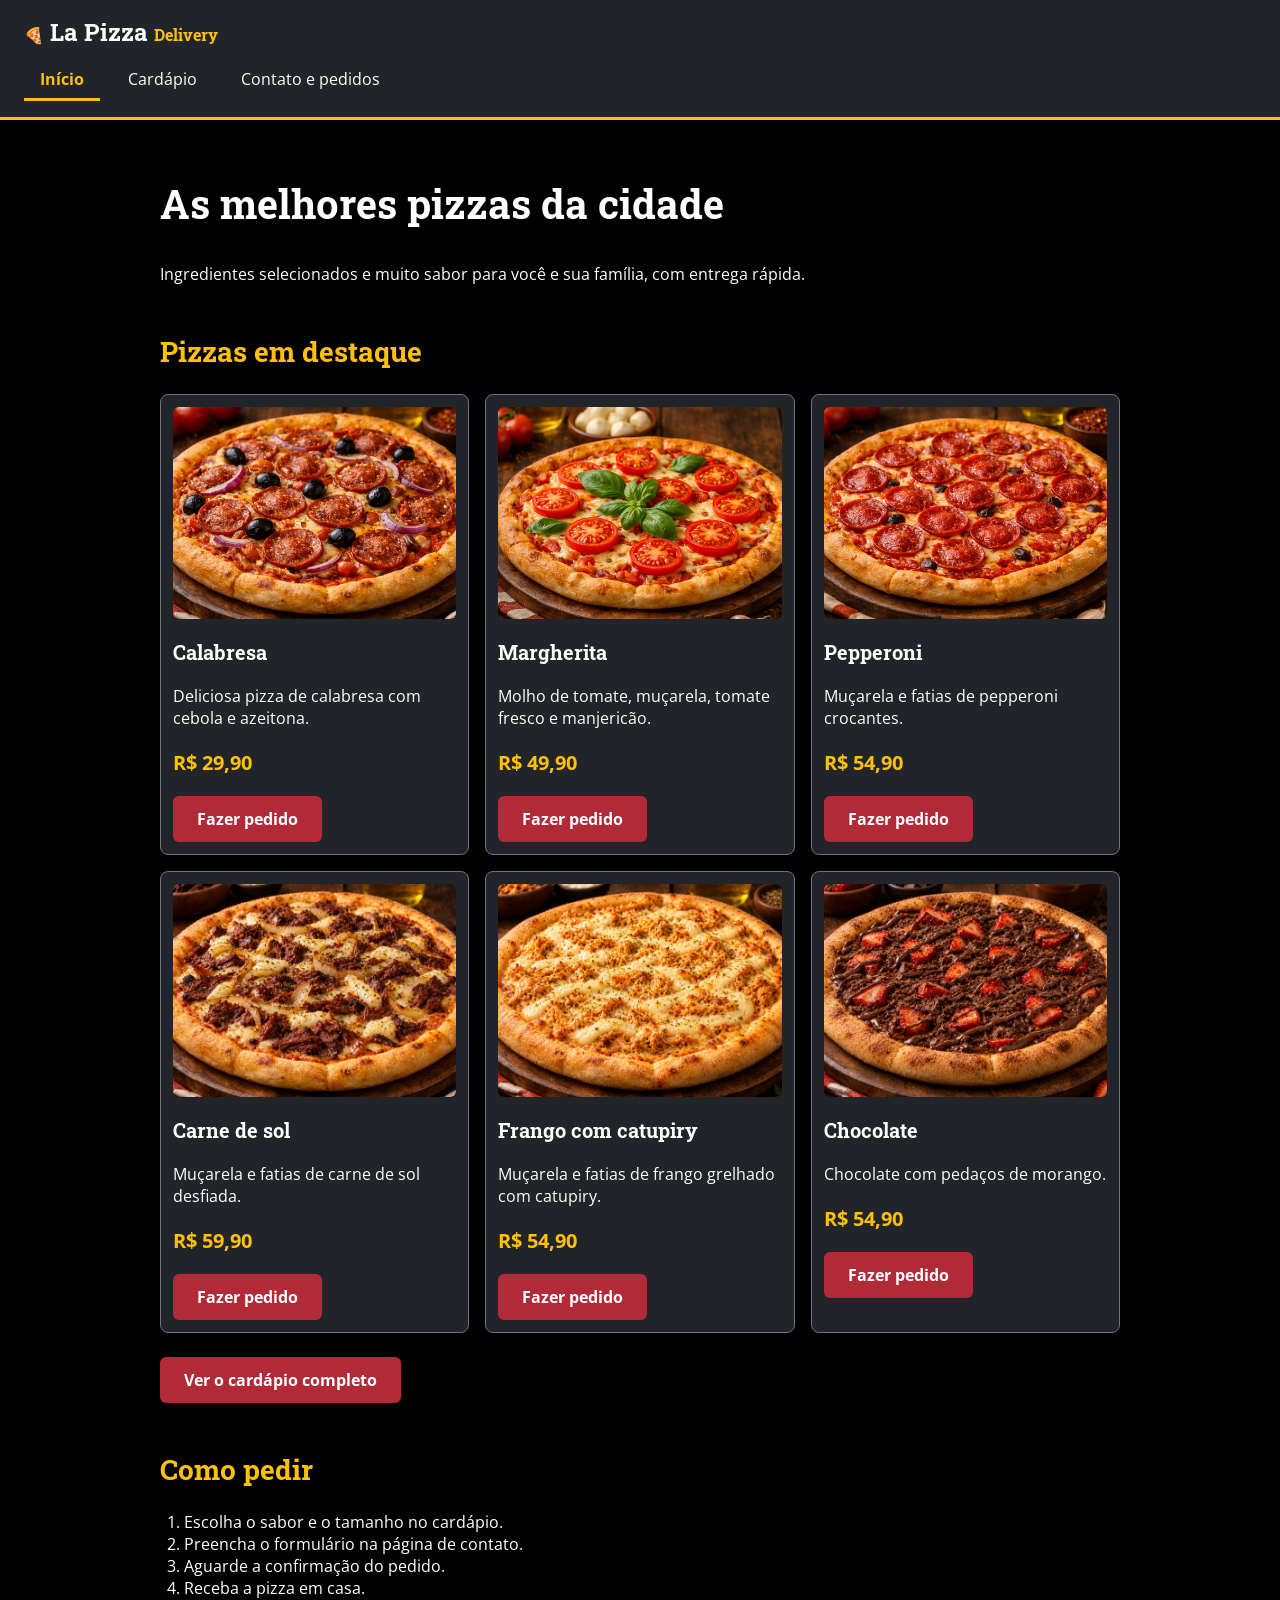
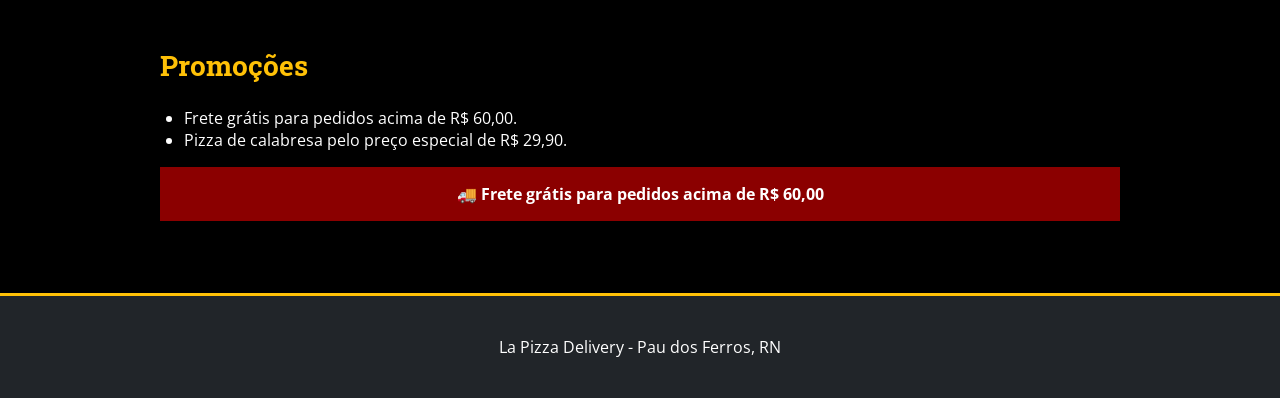
<file: index.html>
<!DOCTYPE html>
<html lang="pt-BR">
<head>
  <meta charset="UTF-8">
  <meta name="viewport" content="width=device-width, initial-scale=1.0">
  <title>La Pizza - Início</title>
  <link rel="stylesheet" href="css/estilo.css">
  <link rel="preconnect" href="https://fonts.googleapis.com">
  <link rel="preconnect" href="https://fonts.gstatic.com" crossorigin>
  <link href="https://fonts.googleapis.com/css2?family=Open+Sans:ital,wght@0,300..800;1,300..800&family=Roboto+Slab:wght@900&display=swap" rel="stylesheet">
  <link rel="preconnect" href="https://fonts.googleapis.com">
  <link rel="preconnect" href="https://fonts.gstatic.com" crossorigin>
  <link href="https://fonts.googleapis.com/css2?family=Isometra&family=Open+Sans:ital,wght@0,300..800;1,300..800&family=Roboto+Slab:wght@900&family=Roboto:ital,wght@0,100..900;1,100..900&display=swap" rel="stylesheet">
</head>
<body>
  <header>
    <p class="marca"><span>🍕</span> La Pizza <span>Delivery</span></p>
    <nav>
      <ul>
        <li><a href="index.html" aria-current="page">Início</a></li>
        <li><a href="cardapio.html">Cardápio</a></li>
        <li><a href="contato.html">Contato e pedidos</a></li>
      </ul>
    </nav>
  </header>

  <main>
    <section>
      <h1>As melhores pizzas da cidade</h1>
      <p>Ingredientes selecionados e muito sabor para você e sua família, com entrega rápida.</p>
    </section>

    <section>
      <h2>Pizzas em destaque</h2>

      <div class="cartoes">
        <article class="cartao">
          <img src="./img/pizza-1.jpeg" alt="Pizza de calabresa com fatias de calabresa, azeitonas pretas e cebola roxa sobre tábua de madeira">
          <h3>Calabresa</h3>
          <p>Deliciosa pizza de calabresa com cebola e azeitona.</p>
          <p class="preco">R$ 29,90</p>
          <a class="botao" href="contato.html">Fazer pedido</a>
        </article>

        <article class="cartao">
          <img src="img/pizza-2.jpeg" alt="Pizza Margherita com rodelas de tomate, muçarela e folhas de manjericão fresco">
          <h3>Margherita</h3>
          <p>Molho de tomate, muçarela, tomate fresco e manjericão.</p>
          <p class="preco">R$ 49,90</p>
          <a class="botao" href="contato.html">Fazer pedido</a>
        </article>

        <article class="cartao">
          <img src="img/pizza-3.jpeg" alt="Pizza de pepperoni com muçarela derretida sobre tábua de madeira">
          <h3>Pepperoni</h3>
          <p>Muçarela e fatias de pepperoni crocantes.</p>
          <p class="preco">R$ 54,90</p>
          <a class="botao" href="contato.html">Fazer pedido</a>
        </article>

        <article class="cartao">
          <img src="img/pizza-4.jpg" alt="Pizza de carne de sol com muçarela derretida sobre tábua de madeira">
          <h3>Carne de sol</h3>
          <p>Muçarela e fatias de carne de sol desfiada.</p>
          <p class="preco">R$ 59,90</p>
          <a class="botao" href="contato.html">Fazer pedido</a>
        </article>

        <article class="cartao">
          <img src="img/pizza-5.jpg" alt="Pizza de frango com catupiry sobre tábua de madeira">
          <h3>Frango com catupiry</h3>
          <p>Muçarela e fatias de frango grelhado com catupiry.</p>
          <p class="preco">R$ 54,90</p>
          <a class="botao" href="contato.html">Fazer pedido</a>
        </article>

        <article class="cartao">
          <img src="img/pizza-6.jpg" alt="Pizza de chocolate com muçarela derretida sobre tábua de madeira">
          <h3>Chocolate</h3>
          <p>Chocolate com pedaços de morango.</p>
          <p class="preco">R$ 54,90</p>
          <a class="botao" href="contato.html">Fazer pedido</a>
        </article>
      </div>

      <p><a class="botao"  href="cardapio.html">Ver o cardápio completo</a></p>

    </section>

    <section>
      <h2>Como pedir</h2>
      <ol>
        <li>Escolha o sabor e o tamanho no cardápio.</li>
        <li>Preencha o formulário na página de contato.</li>
        <li>Aguarde a confirmação do pedido.</li>
        <li>Receba a pizza em casa.</li>
      </ol>
    </section>

    <section>
      <h2>Promoções</h2>

      <ul>
        <li>Frete grátis para pedidos acima de R$ 60,00.</li>
        <li>Pizza de calabresa pelo preço especial de R$ 29,90.</li>
      </ul>

      <p class="promocao">🚚 Frete grátis para pedidos acima de R$ 60,00</p>
    </section>
  </main>

  <footer>
    <p>La Pizza Delivery - Pau dos Ferros, RN</p>

  </footer>
</body>
</html>
</file>
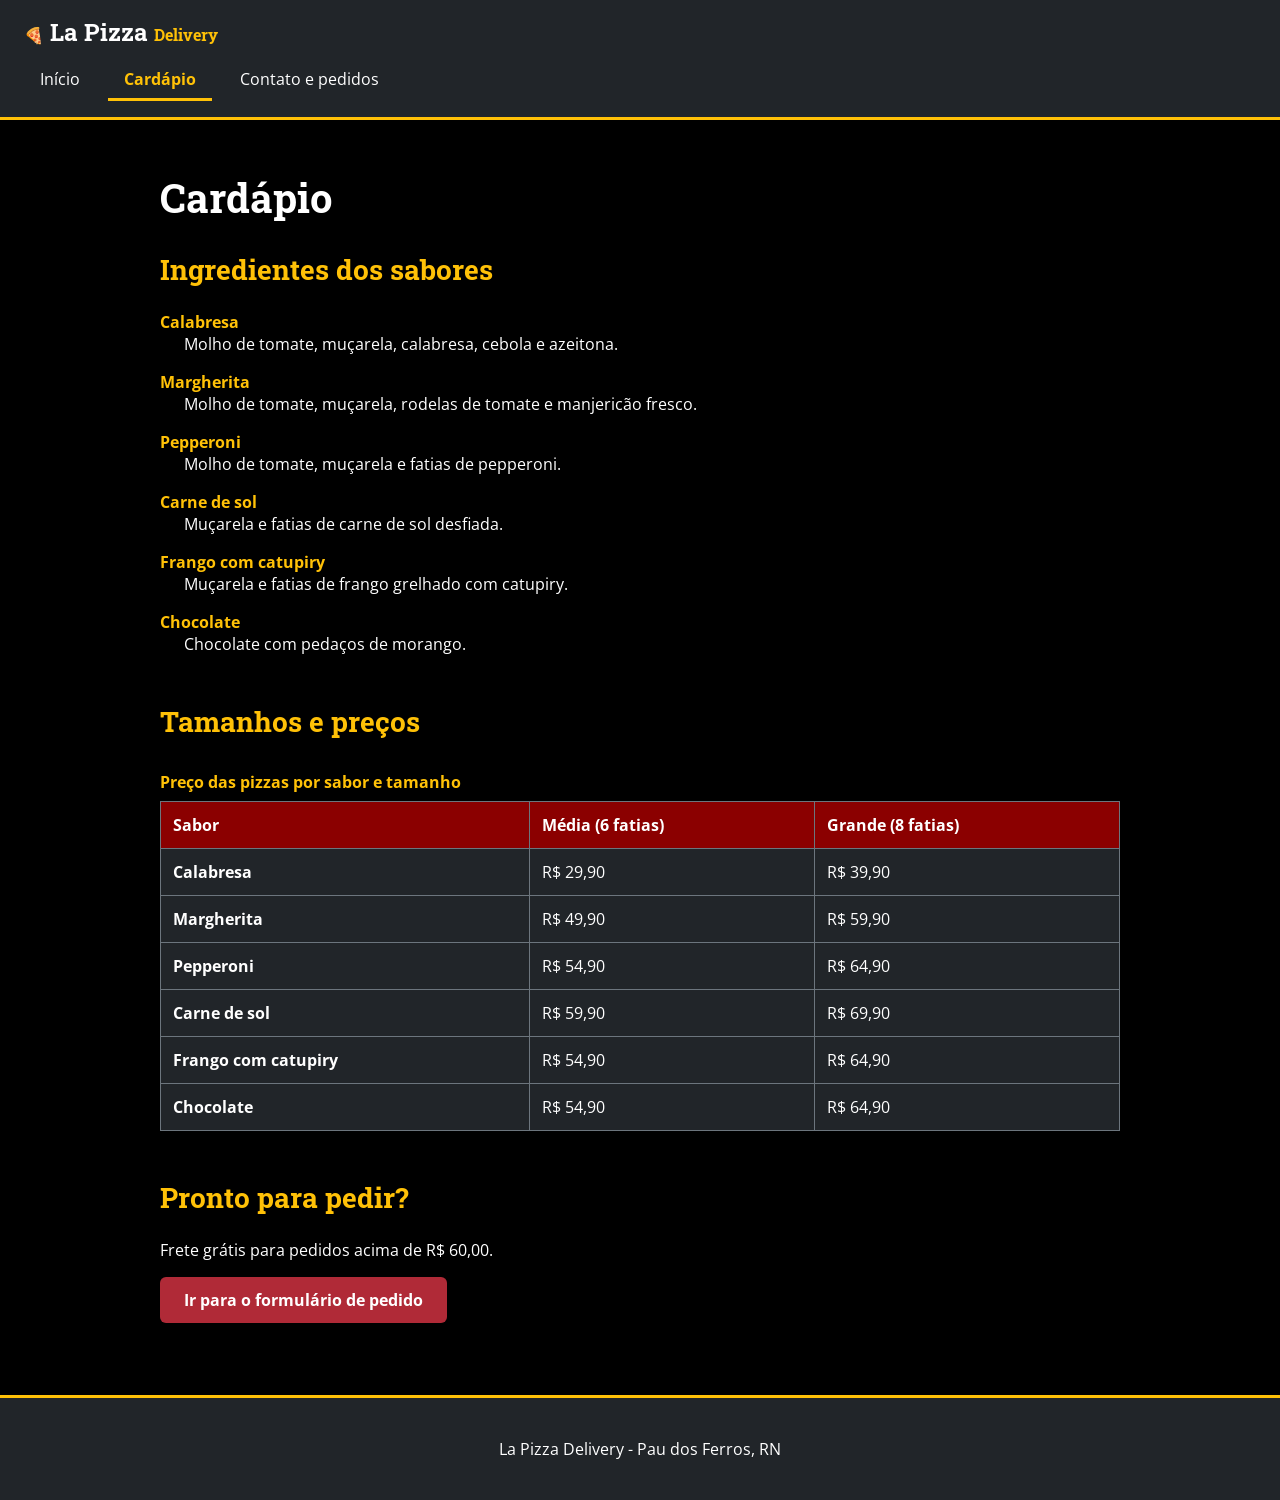
<file: cardapio.html>
<!DOCTYPE html>
<html lang="pt-BR">
<head>
  <meta charset="UTF-8">
  <meta name="viewport" content="width=device-width, initial-scale=1.0">
  <title>La Pizza - Cardápio</title>
  <link rel="stylesheet" href="css/estilo.css">
  <link rel="stylesheet" href="css/estilo.css">
  <link rel="preconnect" href="https://fonts.googleapis.com">
  <link rel="preconnect" href="https://fonts.gstatic.com" crossorigin>
  <link href="https://fonts.googleapis.com/css2?family=Open+Sans:ital,wght@0,300..800;1,300..800&family=Roboto+Slab:wght@900&display=swap" rel="stylesheet">
  <link rel="preconnect" href="https://fonts.googleapis.com">
  <link rel="preconnect" href="https://fonts.gstatic.com" crossorigin>
  <link href="https://fonts.googleapis.com/css2?family=Isometra&family=Open+Sans:ital,wght@0,300..800;1,300..800&family=Roboto+Slab:wght@900&family=Roboto:ital,wght@0,100..900;1,100..900&display=swap" rel="stylesheet">
</head>
<body>
  <header>
    <p class="marca"><span>🍕</span> La Pizza <span>Delivery</span></p>
    <nav>
      <ul>
        <li><a href="index.html">Início</a></li>
        <li><a href="cardapio.html" aria-current="page">Cardápio</a></li>
        <li><a href="contato.html">Contato e pedidos</a></li>
      </ul>
    </nav>
  </header>
  <main>
    <h1>Cardápio</h1>

    <section>
      <h2>Ingredientes dos sabores</h2>
      <dl>
        <dt>Calabresa</dt>
        <dd>Molho de tomate, muçarela, calabresa, cebola e azeitona.</dd>
        <dt>Margherita</dt>
        <dd>Molho de tomate, muçarela, rodelas de tomate e manjericão fresco.</dd>
        <dt>Pepperoni</dt>
        <dd>Molho de tomate, muçarela e fatias de pepperoni.</dd>
        <dt>Carne de sol</dt>
        <dd>Muçarela e fatias de carne de sol desfiada.</dd>
        <dt>Frango com catupiry</dt>
        <dd>Muçarela e fatias de frango grelhado com catupiry.</dd>
        <dt>Chocolate</dt>
        <dd>Chocolate com pedaços de morango.</dd>
      </dl>
    </section>

    <section>
      <h2>Tamanhos e preços</h2>
      <table>
        <caption>Preço das pizzas por sabor e tamanho</caption>
        <thead>
          <tr>
            <th scope="col">Sabor</th>
            <th scope="col">Média (6 fatias)</th>
            <th scope="col">Grande (8 fatias)</th>
          </tr>
        </thead>
        <tbody>
          <tr>
            <th scope="row">Calabresa</th>
            <td>R$ 29,90</td>
            <td>R$ 39,90</td>
          </tr>
          <tr>
            <th scope="row">Margherita</th>
            <td>R$ 49,90</td>
            <td>R$ 59,90</td>
          </tr>
          <tr>
            <th scope="row">Pepperoni</th>
            <td>R$ 54,90</td>
            <td>R$ 64,90</td>
          </tr>
          <tr>
            <th scope="row">Carne de sol</th>
            <td>R$ 59,90</td>
            <td>R$ 69,90</td>
          </tr>
          <tr>
            <th scope="row">Frango com catupiry</th>
            <td>R$ 54,90</td>
            <td>R$ 64,90</td>
          </tr>
          <tr>
            <th scope="row">Chocolate</th>
            <td>R$ 54,90</td>
            <td>R$ 64,90</td>
          </tr>
        </tbody>
      </table>
    </section>

    <section>
      <h2>Pronto para pedir?</h2>
      <p>Frete grátis para pedidos acima de R$ 60,00.</p>
      <a class="botao" href="contato.html">Ir para o formulário de pedido</a>
    </section>
  </main>

  <footer>
    <p>La Pizza Delivery - Pau dos Ferros, RN</p>

  </footer>
</body>
</html>
</file>
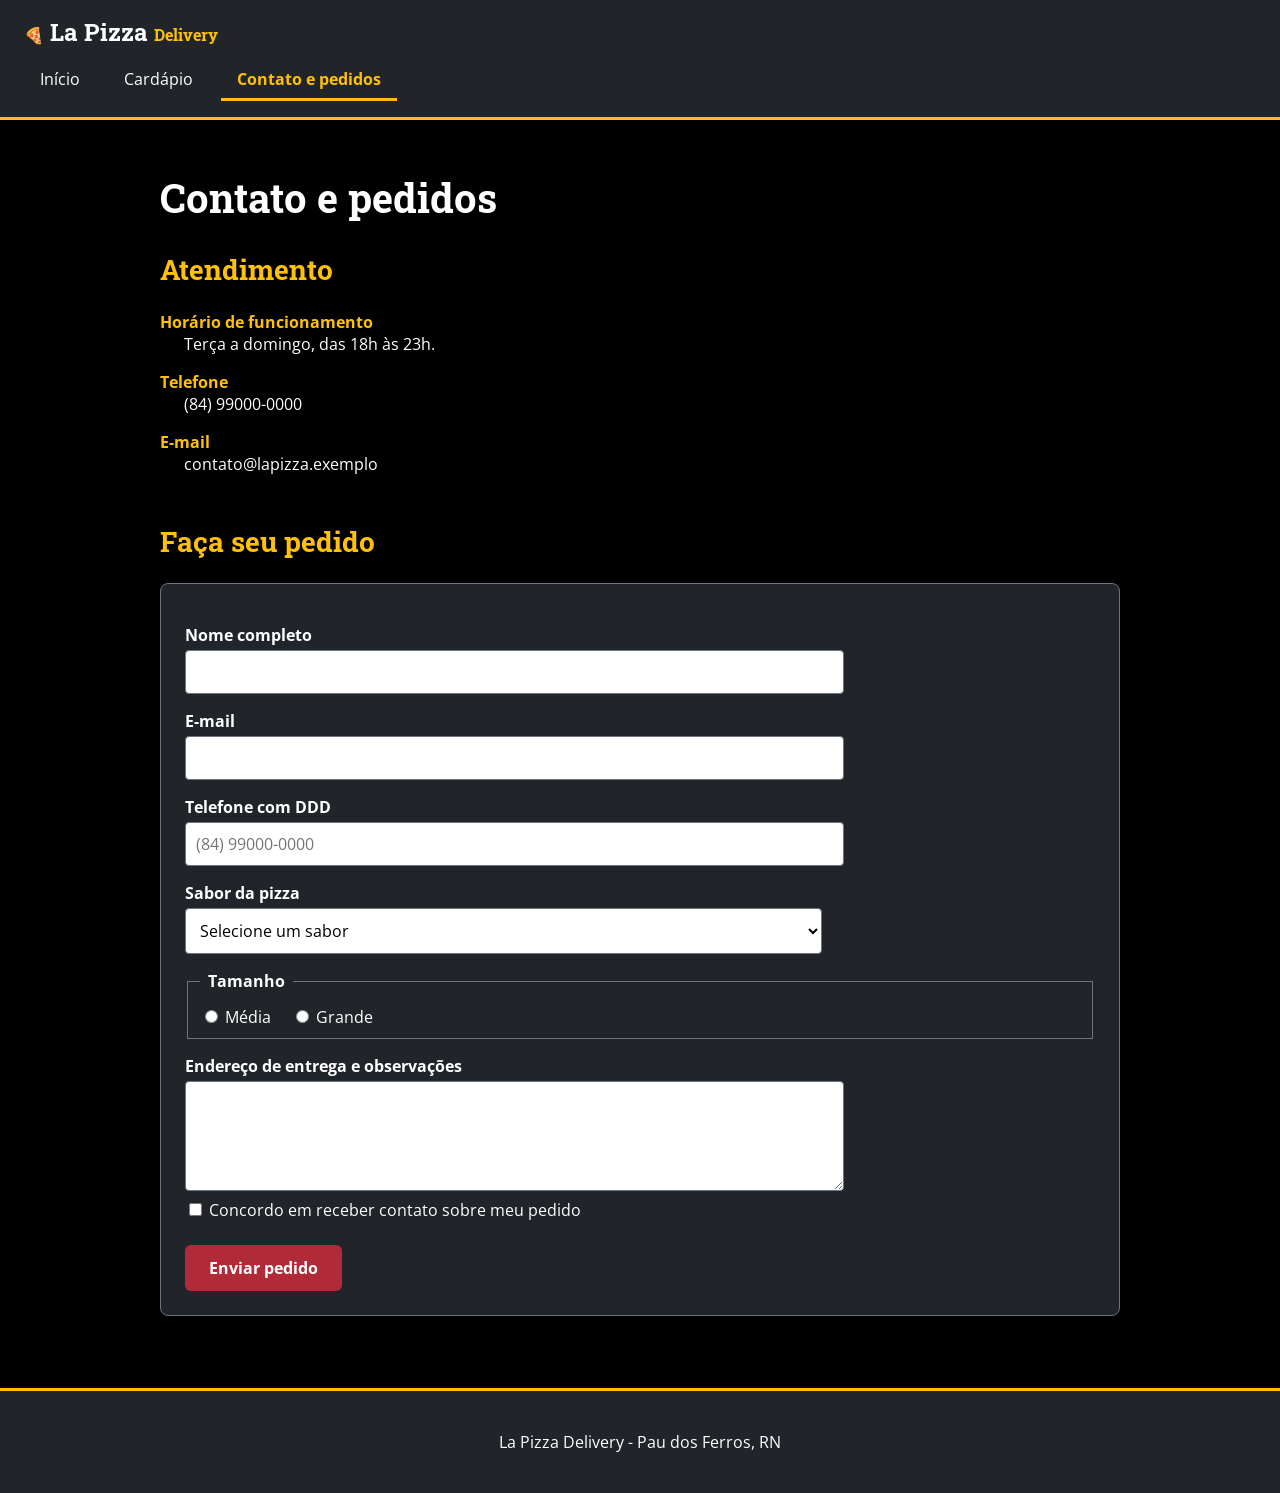
<file: contato.html>
<!DOCTYPE html>
<html lang="pt-BR">
<head>
  <meta charset="UTF-8">
  <meta name="viewport" content="width=device-width, initial-scale=1.0">
  <title>La Pizza - Contato e pedidos</title>
  <link rel="stylesheet" href="css/estilo.css">
  <link rel="stylesheet" href="css/estilo.css">
  <link rel="preconnect" href="https://fonts.googleapis.com">
  <link rel="preconnect" href="https://fonts.gstatic.com" crossorigin>
  <link href="https://fonts.googleapis.com/css2?family=Open+Sans:ital,wght@0,300..800;1,300..800&family=Roboto+Slab:wght@900&display=swap" rel="stylesheet">
  <link rel="preconnect" href="https://fonts.googleapis.com">
  <link rel="preconnect" href="https://fonts.gstatic.com" crossorigin>
  <link href="https://fonts.googleapis.com/css2?family=Isometra&family=Open+Sans:ital,wght@0,300..800;1,300..800&family=Roboto+Slab:wght@900&family=Roboto:ital,wght@0,100..900;1,100..900&display=swap" rel="stylesheet">
</head>
<body>
  <header>
    <p class="marca"><span>🍕</span> La Pizza <span>Delivery</span></p>
    <nav>
      <ul>
        <li><a href="index.html">Início</a></li>
        <li><a href="cardapio.html">Cardápio</a></li>
        <li><a href="contato.html" aria-current="page">Contato e pedidos</a></li>
      </ul>
    </nav>
  </header>

  <main>
    <h1>Contato e pedidos</h1>

    <section>
      <h2>Atendimento</h2>
      <dl>
        <dt>Horário de funcionamento</dt>
        <dd>Terça a domingo, das 18h às 23h.</dd>
        <dt>Telefone</dt>
        <dd>(84) 99000-0000</dd>
        <dt>E-mail</dt>
        <dd>contato@lapizza.exemplo</dd>
      </dl>
    </section>

    <section>
      <h2>Faça seu pedido</h2>
      <form action="#" method="post">
        <label for="nome">Nome completo</label>
        <input type="text" id="nome" name="nome" required minlength="3" title="Use apenas letras, com no mínimo 3 caracteres">

        <label for="email">E-mail</label>
        <input type="email" id="email" name="email" required>

        <label for="telefone">Telefone com DDD</label>
        <input type="tel" id="telefone" name="telefone" required placeholder="(84) 99000-0000" title="Formato: (84) 99000-0000">

        <label for="sabor">Sabor da pizza</label>
        <select id="sabor" name="sabor" required>
          <option value="">Selecione um sabor</option>
          <option value="calabresa">Calabresa</option>
          <option value="margherita">Margherita</option>
          <option value="pepperoni">Pepperoni</option>
          <option value="carne">Carne de sol</option>
          <option value="frango">Frango com catupiry</option>
          <option value="chocolate">Chocolate</option>
        </select>

        <fieldset>
          <legend>Tamanho</legend>
          <input type="radio" id="media" name="tamanho" value="media" required>
          <label for="media">Média</label>
          <input type="radio" id="grande" name="tamanho" value="grande">
          <label for="grande">Grande</label>
        </fieldset>

        <label for="mensagem">Endereço de entrega e observações</label>
        <textarea id="mensagem" name="mensagem" rows="4" required minlength="10"></textarea>

        <label class="opcao" for="aceite">
          <input type="checkbox" id="aceite" name="aceite" required>
          Concordo em receber contato sobre meu pedido
        </label>

        <button class="botao" type="submit">Enviar pedido</button>
      </form>
    </section>
  </main>

  <footer>
    <p>La Pizza Delivery - Pau dos Ferros, RN</p>

  </footer>
</body>
</html>
</file>
<file: css/estilo.css>
:root {
  --cor-fundo: #000000;
  --cor-superficie: #212529;
  --cor-texto: #ffffff;
  --cor-destaque: #ffc107;
  --cor-link: #ff6b6b;
  --cor-botao: #b02a37;
  --cor-promocao: #8b0000;
  --cor-borda: #6c757d;
  --cor-campo-fundo: #ffffff;
  --cor-campo-texto: #000000;

  --fonte-titulo: "Roboto Slab", sans-serif;
  --fonte-texto: "Open Sans", sans-serif;
  --tamanho-texto: 16px;
  --tamanho-h1: 40px;
  --tamanho-h2: 28px;
  --tamanho-h3: 20px;
}

/* BASE */
body {
  background-color: var(--cor-fundo);
  color: var(--cor-texto);
  font-family: var(--fonte-texto);
  font-size: var(--tamanho-texto);
  margin: 0;
}

h1, h2, h3 {
  font-family: var(--fonte-titulo);
}

h1 {
  font-size: var(--tamanho-h1);
}

h2 {
  font-size: var(--tamanho-h2); color: var(--cor-destaque);
}

h3 {
  font-size: var(--tamanho-h3);
}

a {
  color: var(--cor-link);
}

a:hover {
  color: var(--cor-destaque);
}

/* HEADER */
header {
  background-color: var(--cor-superficie);
  padding: 16px 24px;
  border-bottom: 3px solid var(--cor-destaque);
  display: flex;
  flex-wrap: wrap;
  align-items: center;
  justify-content: space-between;
}

header nav {
  flex-basis: 100%;
}

.marca {
  font-family: var(--fonte-titulo);
  font-size: 24px;
  font-weight: bold;
  margin: 0;
}

.marca span {
  color: var(--cor-destaque);
  font-size: 16px;
}

nav ul {
  list-style: none;
  margin: 12px 0 0;
  padding: 0;
}

nav li {
  display: inline-block;
  margin-right: 8px;
}

nav a {
  display: inline-block;
  padding: 8px 16px;
  color: var(--cor-texto);
  text-decoration: none;
}

nav a:hover {
  color: var(--cor-destaque);
}

nav a[aria-current="page"] {
  color: var(--cor-destaque);
  border-bottom: 3px solid var(--cor-destaque);
  font-weight: bold;
}

/* MAIN */
main {
  max-width: 960px;
  margin: 0 auto;
  padding: 24px;
}

section {
  margin-bottom: 48px;
}

.botao {
  display: inline-block;
  padding: 12px 24px;
  background-color: var(--cor-botao);
  color: var(--cor-texto);
  text-decoration: none;
  font-weight: bold;
  border: 0;
  border-radius: 6px;
  font-size: var(--tamanho-texto);
  font-family: var(--fonte-texto);
  cursor: pointer;
}

.botao:hover {
  background-color: var(--cor-promocao);
  color: var(--cor-texto);
}

.preco {
  color: var(--cor-destaque);
  font-weight: bold;
  font-size: 20px;
}

.promocao {
  background-color: var(--cor-promocao);
  padding: 16px;
  text-align: center;
  font-weight: bold;
  margin: 0;
}

/* CARTÕES */
.cartoes {
  display: grid;
  grid-template-columns: repeat(3, 1fr);
  gap: 16px;
  margin-bottom: 24px;
}

.cartao {
  background-color: var(--cor-superficie);
  border: 1px solid var(--cor-borda);
  border-radius: 8px;
  padding: 12px;
  margin: 0;
}

.cartao img {
  display: block;
  width: 100%;
  aspect-ratio: 4 / 3;
  object-fit: cover;
  border-radius: 6px;
}


/* LISTAS */
ol, ul {
  padding-left: 24px;
}

dt {
  color: var(--cor-destaque);
  font-weight: bold;
  margin-top: 16px;
}

dd {
  margin-left: 24px;
}

/* TABELA */
table {
  width: 100%;
  border-collapse: collapse;
  background-color: var(--cor-superficie);
}

caption {
  text-align: left;
  padding: 8px 0;
  color: var(--cor-destaque);
  font-weight: bold;
}

th, td {
  border: 1px solid var(--cor-borda);
  padding: 12px;
  text-align: left;
}

thead th {
  background-color: var(--cor-promocao);
}

/* Formulário */
form {
  background-color: var(--cor-superficie);
  border: 1px solid var(--cor-borda);
  border-radius: 8px;
  padding: 24px;
}

label {
  display: block;
  margin-top: 16px;
  font-weight: bold;
}

input[type="text"], 
input[type="email"], 
input[type="tel"], 
select, 
textarea {
  display: block;
  width: 70%;
  padding: 10px;
  margin-top: 4px;
  background-color: var(--cor-campo-fundo);
  color: var(--cor-campo-texto);
  border: 1px solid var(--cor-borda);
  border-radius: 4px;
  font-family: var(--fonte-texto);
  font-size: var(--tamanho-texto);
}

fieldset {
  border: 1px solid var(--cor-borda);
  margin-top: 16px;
}

legend {
  font-weight: bold;
  padding: 0 8px;
}

fieldset label, label.opcao {
  display: inline-block;
  font-weight: normal;
  margin-top: 8px;
  margin-right: 16px;
}

form .botao {
  margin-top: 24px;
  display: block;
}

/* Rodapé */
footer {
  background-color: var(--cor-superficie);
  border-top: 3px solid var(--cor-destaque);
  padding: 24px;
  text-align: center;
}
</file>
